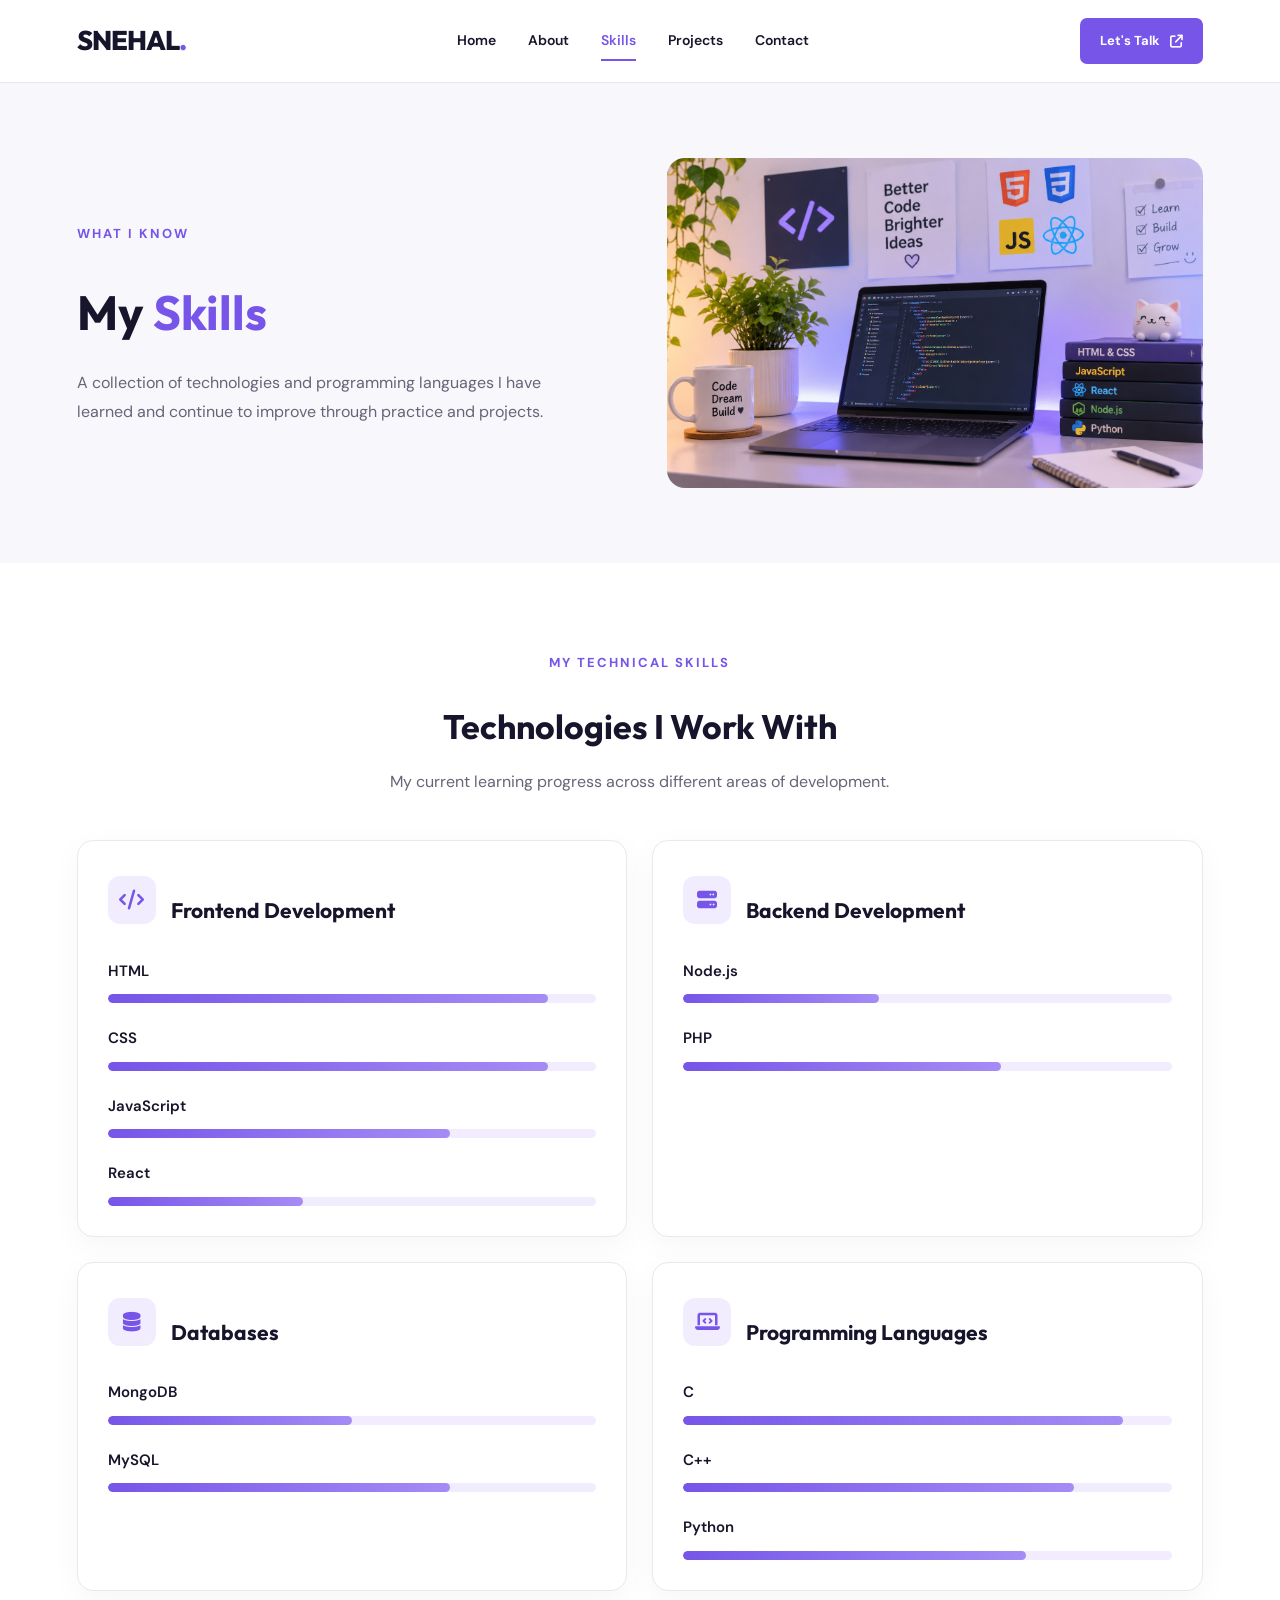
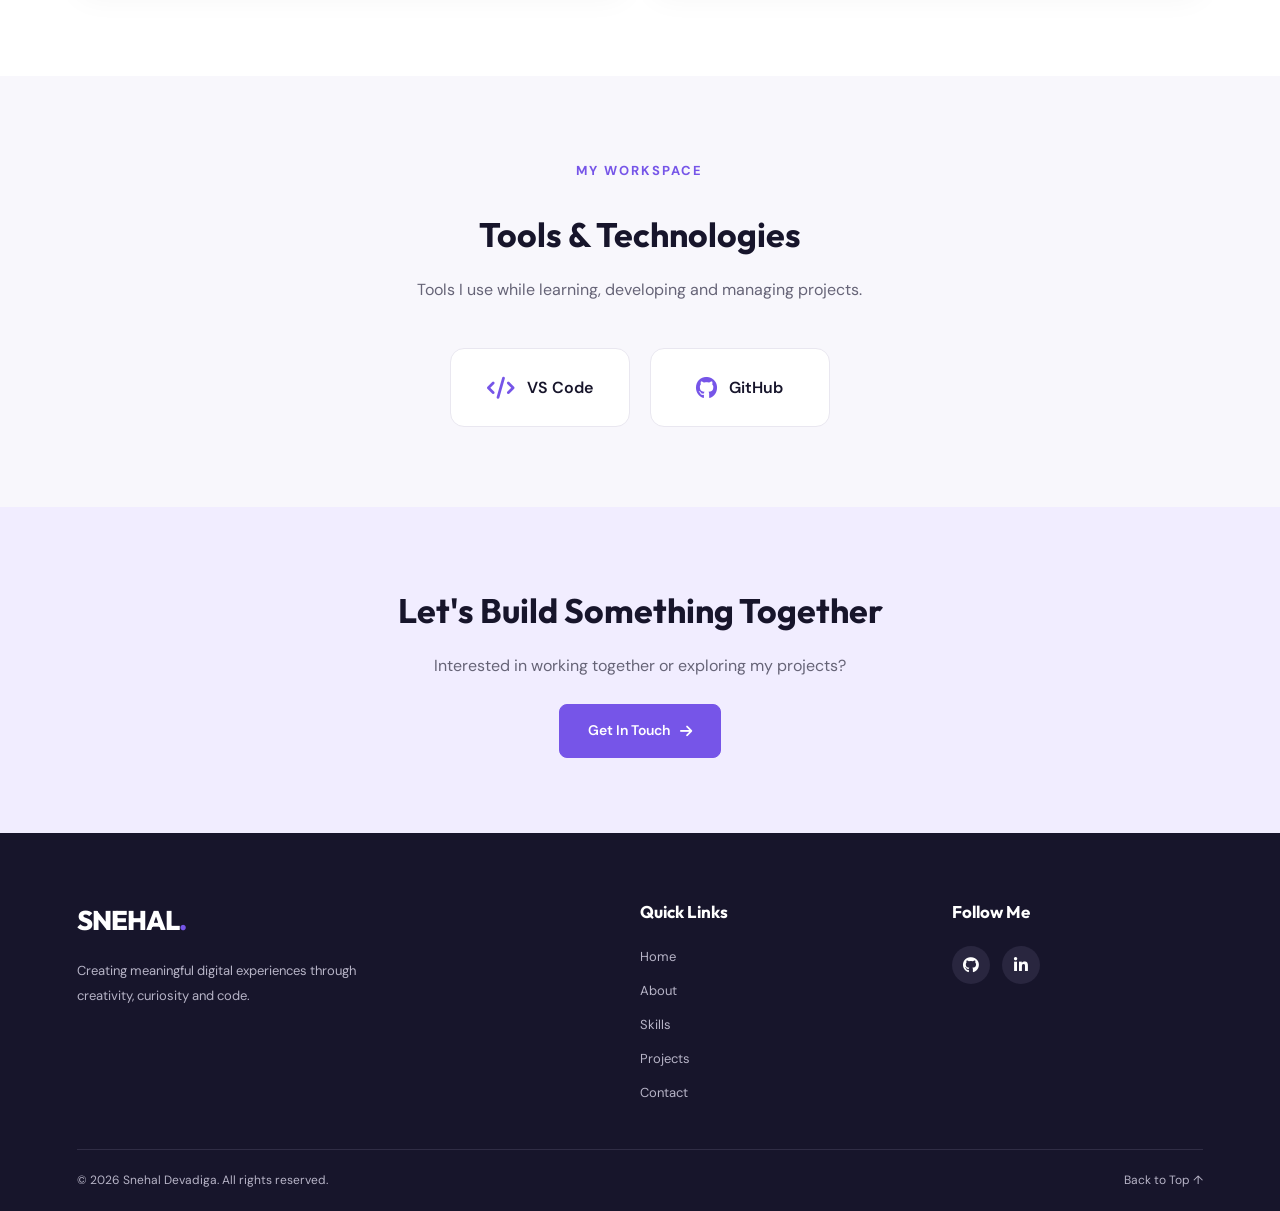
<file: skills.html>
<!DOCTYPE html>
<html lang="en">
<head>
    <meta charset="UTF-8">
    <meta name="viewport" content="width=device-width, initial-scale=1.0">
    <title>Skills | Snehal Devadiga</title>

    <link rel="stylesheet" href="style.css">

    <link rel="preconnect" href="https://fonts.googleapis.com">
    <link rel="preconnect" href="https://fonts.gstatic.com" crossorigin>
    <link href="https://fonts.googleapis.com/css2?family=DM+Sans:wght@400;500;600;700&family=Outfit:wght@400;500;600;700;800&display=swap" rel="stylesheet">

    <link rel="stylesheet" href="https://cdnjs.cloudflare.com/ajax/libs/font-awesome/6.5.0/css/all.min.css">
</head>

<body>

    <!-- Navbar -->
   <header class="navbar">
        <div class="container nav-container">

            <a href="index.html" class="logo">SNEHAL<span>.</span></a>

            <nav class="nav-links">
                <a href="index.html">Home</a>
                <a href="about.html">About</a>
                <a href="skills.html" class="active">Skills</a>
                <a href="projects.html">Projects</a>
                <a href="contact.html">Contact</a>
            </nav>

            <a href="contact.html" class="nav-button">
                Let's Talk <i class="fa-solid fa-arrow-up-right-from-square"></i>
            </a>

        </div>
    </header>
    <!-- Skills Hero -->
    <section class="skills-hero">
        <div class="container skills-hero-container">

            <div class="skills-hero-content">
                <span class="section-label">WHAT I KNOW</span>
                <h1>My <span>Skills</span></h1>
                <p>
                    A collection of technologies and programming languages
                    I have learned and continue to improve through practice
                    and projects.
                </p>
            </div>

            <div class="skills-hero-image">
    <img src="Dream, Code, Build Workspace.png"
         alt="Web developer working on coding projects">
</div>

        </div>
    </section>


    <!-- Skills Section -->
    <section class="skills-section">
        <div class="container">

            <div class="skills-heading">
                <span class="section-label">MY TECHNICAL SKILLS</span>
                <h2>Technologies I Work With</h2>
                <p>My current learning progress across different areas of development.</p>
            </div>


            <div class="skills-grid">

                <!-- Frontend -->
                <div class="skill-card">
                    <div class="skill-card-heading">
                        <div class="skill-icon">
                            <i class="fa-solid fa-code"></i>
                        </div>
                        <h3>Frontend Development</h3>
                    </div>

                    <div class="skill-item">
                        <div class="skill-info"><span>HTML</span></div>
                        <div class="progress-bar">
                            <div class="progress" style="width: 90%;"></div>
                        </div>
                    </div>

                    <div class="skill-item">
                        <div class="skill-info"><span>CSS</span></div>
                        <div class="progress-bar">
                            <div class="progress" style="width: 90%;"></div>
                        </div>
                    </div>

                    <div class="skill-item">
                        <div class="skill-info"><span>JavaScript</span></div>
                        <div class="progress-bar">
                            <div class="progress" style="width: 70%;"></div>
                        </div>
                    </div>

                    <div class="skill-item">
                        <div class="skill-info"><span>React</span></div>
                        <div class="progress-bar">
                            <div class="progress" style="width: 40%;"></div>
                        </div>
                    </div>
                </div>


                <!-- Backend -->
                <div class="skill-card">
                    <div class="skill-card-heading">
                        <div class="skill-icon">
                            <i class="fa-solid fa-server"></i>
                        </div>
                        <h3>Backend Development</h3>
                    </div>

                    <div class="skill-item">
                        <div class="skill-info"><span>Node.js</span></div>
                        <div class="progress-bar">
                            <div class="progress" style="width: 40%;"></div>
                        </div>
                    </div>

                    <div class="skill-item">
                        <div class="skill-info"><span>PHP</span></div>
                        <div class="progress-bar">
                            <div class="progress" style="width: 65%;"></div>
                        </div>
                    </div>
                </div>


                <!-- Database -->
                <div class="skill-card">
                    <div class="skill-card-heading">
                        <div class="skill-icon">
                            <i class="fa-solid fa-database"></i>
                        </div>
                        <h3>Databases</h3>
                    </div>

                    <div class="skill-item">
                        <div class="skill-info"><span>MongoDB</span></div>
                        <div class="progress-bar">
                            <div class="progress" style="width: 50%;"></div>
                        </div>
                    </div>

                    <div class="skill-item">
                        <div class="skill-info"><span>MySQL</span></div>
                        <div class="progress-bar">
                            <div class="progress" style="width: 70%;"></div>
                        </div>
                    </div>
                </div>


                <!-- Programming Languages -->
                <div class="skill-card">
                    <div class="skill-card-heading">
                        <div class="skill-icon">
                            <i class="fa-solid fa-laptop-code"></i>
                        </div>
                        <h3>Programming Languages</h3>
                    </div>

                    <div class="skill-item">
                        <div class="skill-info"><span>C</span></div>
                        <div class="progress-bar">
                            <div class="progress" style="width: 90%;"></div>
                        </div>
                    </div>

                    <div class="skill-item">
                        <div class="skill-info"><span>C++</span></div>
                        <div class="progress-bar">
                            <div class="progress" style="width: 80%;"></div>
                        </div>
                    </div>

                    <div class="skill-item">
                        <div class="skill-info"><span>Python</span></div>
                        <div class="progress-bar">
                            <div class="progress" style="width: 70%;"></div>
                        </div>
                    </div>
                </div>

            </div>
        </div>
    </section>


    <!-- Tools and Technologies -->
    <section class="tools-section">
        <div class="container">

            <div class="skills-heading">
                <span class="section-label">MY WORKSPACE</span>
                <h2>Tools & Technologies</h2>
                <p>Tools I use while learning, developing and managing projects.</p>
            </div>

            <div class="tools-grid">
                <div class="tool-item">
                    <i class="fa-solid fa-code"></i>
                    <span>VS Code</span>
                </div>

                <div class="tool-item">
                    <i class="fa-brands fa-github"></i>
                    <span>GitHub</span>
                </div>
            </div>

        </div>
    </section>


    <!-- CTA -->
    <section class="skills-cta">
        <div class="container">
            <h2>Let's Build Something Together</h2>
            <p>Interested in working together or exploring my projects?</p>
            <a href="contact.html" class="primary-button">
                Get In Touch <i class="fa-solid fa-arrow-right"></i>
            </a>
        </div>
    </section>


    <!-- Footer -->
    <footer class="footer">

        <div class="container footer-container">

            <div class="footer-top">

                <div class="footer-brand">
                    <a href="index.html" class="logo">SNEHAL<span>.</span></a>

                    <p>
                        Creating meaningful digital experiences through
                        creativity, curiosity and code.
                    </p>
                </div>

                <div class="footer-links">
                    <h3>Quick Links</h3>
                    <a href="index.html">Home</a>
                    <a href="about.html">About</a>
                    <a href="skills.html">Skills</a>
                    <a href="projects.html">Projects</a>
                    <a href="contact.html">Contact</a>
                </div>

                <div class="footer-social">
                    <h3>Follow Me</h3>

                    <div class="social-icons">
                        <a href="https://github.com/Sne05" aria-label="GitHub">
                            <i class="fa-brands fa-github"></i>
                        </a>

                        <a href="https://www.linkedin.com/in/snehal-devadiga/" aria-label="LinkedIn">
                            <i class="fa-brands fa-linkedin-in"></i>
                        </a>

                    </div>
                </div>

            </div>

            <div class="footer-bottom">
                <p>© 2026 Snehal Devadiga. All rights reserved.</p>
                <a href="skills.html">Back to Top ↑</a>
            </div>

        </div>

    </footer>

</body>
</html>
</file>
<file: style.css>
/* ==============================
   GOOGLE FONTS & ROOT VARIABLES
================================= */

:root {
    --primary: #7655e8;
    --primary-dark: #5c3bc7;
    --secondary: #f1edff;
    --dark: #17152b;
    --text: #666477;
    --light: #f8f7fc;
    --white: #ffffff;
    --border: #e9e7f0;

    --heading-font: 'Outfit', sans-serif;
    --body-font: 'DM Sans', sans-serif;
}


/* ==============================
   RESET & COMMON STYLES
================================= */

* {
    margin: 0;
    padding: 0;
    box-sizing: border-box;
}

html {
    scroll-behavior: smooth;
}

body {
    font-family: var(--body-font);
    color: var(--text);
    background: var(--white);
    line-height: 1.7;
}

a {
    text-decoration: none;
    color: inherit;
}

img {
    width: 100%;
    display: block;
    object-fit: cover;
}

button,
input,
textarea {
    font-family: inherit;
}

.container {
    width: 88%;
    max-width: 1200px;
    margin: auto;
}

.section-padding {
    padding: 100px 0;
}

.section-label {
    display: inline-block;
    color: var(--primary);
    font-size: 13px;
    font-weight: 700;
    letter-spacing: 2px;
    margin-bottom: 12px;
}

.section-title {
    font-family: var(--heading-font);
    color: var(--dark);
    font-size: 42px;
    line-height: 1.2;
    font-weight: 700;
}

.section-title span {
    color: var(--primary);
}

.section-heading {
    text-align: center;
    max-width: 650px;
    margin: 0 auto 55px;
}

.section-heading p {
    margin-top: 15px;
    color: var(--text);
}


/* ==============================
   NAVBAR
================================= */

.navbar {
    width: 100%;
    background: var(--white);
    border-bottom: 1px solid var(--border);
    position: sticky;
    top: 0;
    z-index: 100;
}

.nav-container {
    min-height: 82px;
    display: flex;
    align-items: center;
    justify-content: space-between;
    gap: 25px;
}

.logo {
    font-family: var(--heading-font);
    font-size: 27px;
    font-weight: 800;
    color: var(--dark);
    letter-spacing: -1px;
}

.logo span {
    color: var(--primary);
}

.nav-links {
    display: flex;
    align-items: center;
    gap: 32px;
}

.nav-links a {
    font-size: 14px;
    font-weight: 600;
    color: var(--dark);
    transition: 0.3s;
    position: relative;
}

.nav-links a:hover,
.nav-links a.active {
    color: var(--primary);
}

.nav-links a.active::after {
    content: "";
    width: 100%;
    height: 2px;
    background: var(--primary);
    position: absolute;
    left: 0;
    bottom: -8px;
}

.nav-button {
    display: inline-flex;
    align-items: center;
    gap: 10px;
    background: var(--primary);
    color: var(--white);
    padding: 12px 20px;
    border-radius: 7px;
    font-size: 13px;
    font-weight: 700;
    transition: 0.3s;
}

.nav-button:hover {
    background: var(--primary-dark);
    transform: translateY(-2px);
}


/* ==============================
   BUTTONS
================================= */

.primary-button,
.secondary-button {
    display: inline-flex;
    align-items: center;
    justify-content: center;
    gap: 10px;
    padding: 14px 23px;
    border-radius: 7px;
    font-size: 14px;
    font-weight: 700;
    transition: 0.3s;
    cursor: pointer;
}

.primary-button {
    background: var(--primary);
    color: var(--white);
    border: 1px solid var(--primary);
}

.primary-button:hover {
    background: var(--primary-dark);
    border-color: var(--primary-dark);
    transform: translateY(-3px);
    box-shadow: 0 8px 20px rgba(118, 85, 232, 0.2);
}

.secondary-button {
    background: var(--white);
    color: var(--dark);
    border: 1px solid var(--border);
}

.secondary-button:hover {
    border-color: var(--primary);
    color: var(--primary);
    transform: translateY(-3px);
}

.text-link {
    display: inline-flex;
    align-items: center;
    gap: 10px;
    color: var(--primary);
    font-size: 14px;
    font-weight: 700;
    margin-top: 25px;
    transition: 0.3s;
}

.text-link:hover {
    gap: 16px;
}


/* ==============================
   HERO SECTION
================================= */

.hero {
    background: var(--light);
    overflow: hidden;
    padding: 90px 0 110px;
}

.hero-container {
    display: flex;
    align-items: center;
    justify-content: space-between;
    gap: 60px;
}

.hero-content {
    flex: 1;
}

.hero-tag {
    display: inline-flex;
    align-items: center;
    gap: 10px;
    background: var(--secondary);
    color: var(--primary);
    padding: 9px 15px;
    border-radius: 30px;
    font-size: 11px;
    font-weight: 700;
    letter-spacing: 1.5px;
    margin-bottom: 25px;
}

.status-dot {
    width: 8px;
    height: 8px;
    background: #34b987;
    border-radius: 50%;
}

.hero-content h1 {
    font-family: var(--heading-font);
    color: var(--dark);
    font-size: clamp(45px, 6vw, 68px);
    line-height: 1.12;
    font-weight: 800;
    letter-spacing: -2px;
}

.hero-content h1 span {
    color: var(--primary);
}

.hero-content h2 {
    font-family: var(--heading-font);
    color: var(--dark);
    font-size: 25px;
    margin-top: 15px;
    font-weight: 600;
}

.hero-content > p {
    max-width: 490px;
    margin-top: 17px;
    font-size: 15px;
    line-height: 1.9;
}

.hero-buttons {
    display: flex;
    flex-wrap: wrap;
    gap: 15px;
    margin-top: 30px;
}

.hero-social {
    display: flex;
    align-items: center;
    gap: 17px;
    margin-top: 45px;
}

.hero-social > span {
    color: var(--dark);
    font-size: 11px;
    font-weight: 700;
    letter-spacing: 1px;
}

.hero-social a {
    width: 35px;
    height: 35px;
    display: grid;
    place-items: center;
    color: var(--dark);
    background: var(--white);
    border: 1px solid var(--border);
    border-radius: 50%;
    transition: 0.3s;
}

.hero-social a:hover {
    background: var(--primary);
    color: var(--white);
    border-color: var(--primary);
    transform: translateY(-4px);
}


/* Hero Image */

.hero-image-area {
    flex: 0 0 42%;
    max-width: 440px;
    position: relative;
    padding: 20px;
}

.hero-image {
    height: 490px;
    position: relative;
    z-index: 2;
    border-radius: 220px 220px 20px 20px;
    overflow: hidden;
    background: var(--secondary);
    border: 8px solid var(--white);
    box-shadow: 0 20px 50px rgba(23, 21, 43, 0.1);
}

.hero-image img {
    height: 100%;
    object-position: center top;
}

.image-decoration {
    position: absolute;
    border-radius: 50%;
    background: var(--primary);
    opacity: 0.12;
}

.decoration-one {
    width: 130px;
    height: 130px;
    top: 0;
    right: 0;
}

.decoration-two {
    width: 90px;
    height: 90px;
    bottom: 0;
    left: 0;
}

.floating-card {
    position: absolute;
    z-index: 3;
    left: -40px;
    bottom: 60px;
    display: flex;
    align-items: center;
    gap: 13px;
    background: var(--white);
    padding: 15px 20px;
    border-radius: 12px;
    box-shadow: 0 10px 35px rgba(23, 21, 43, 0.12);
}

.floating-icon {
    width: 42px;
    height: 42px;
    display: grid;
    place-items: center;
    border-radius: 10px;
    color: var(--primary);
    background: var(--secondary);
    font-size: 19px;
}

.floating-card h4 {
    color: var(--dark);
    font-size: 13px;
}

.floating-card p {
    font-size: 11px;
}


/* ==============================
   ABOUT SECTION
================================= */

.about-container {
    display: grid;
    grid-template-columns: 0.85fr 1.15fr;
    align-items: center;
    gap: 75px;
}

.about-image {
    height: 440px;
    position: relative;
    border-radius: 15px;
    overflow: hidden;
    background: var(--secondary);
}

.about-image img {
    height: 100%;
    object-position: center top;
}

.about-image-label {
    position: absolute;
    bottom: 20px;
    left: 20px;
    right: 20px;
    display: flex;
    align-items: center;
    gap: 12px;
    padding: 15px;
    background: rgba(255, 255, 255, 0.95);
    color: var(--dark);
    border-radius: 8px;
    font-size: 13px;
    font-weight: 700;
}

.about-image-label i {
    color: var(--primary);
    font-size: 20px;
}

.about-content > p {
    margin-top: 18px;
    font-size: 14px;
    line-height: 1.9;
}

.about-details {
    display: grid;
    grid-template-columns: 1fr 1fr;
    gap: 22px;
    margin-top: 28px;
}

.detail-item {
    display: flex;
    align-items: center;
    gap: 12px;
}

.detail-item > i {
    width: 40px;
    height: 40px;
    display: grid;
    place-items: center;
    background: var(--secondary);
    color: var(--primary);
    border-radius: 8px;
}

.detail-item div {
    display: flex;
    flex-direction: column;
}

.detail-item span {
    font-size: 11px;
}

.detail-item strong {
    font-size: 12px;
    color: var(--dark);
}


/* ==============================
   SKILLS SECTION
================================= */

.skills-section {
    background: var(--light);
}

.skills-grid {
    display: grid;
    grid-template-columns: repeat(4, 1fr);
    gap: 22px;
}

.skill-card {
    background: var(--white);
    padding: 27px 23px;
    border: 1px solid var(--border);
    border-radius: 12px;
    transition: 0.3s;
}

.skill-card:hover {
    transform: translateY(-8px);
    border-color: var(--primary);
    box-shadow: 0 15px 35px rgba(23, 21, 43, 0.07);
}

.skill-top {
    display: flex;
    align-items: center;
    justify-content: space-between;
}

.skill-icon {
    width: 50px;
    height: 50px;
    display: grid;
    place-items: center;
    border-radius: 10px;
    font-size: 26px;
}

.html-icon {
    color: #e65b36;
    background: #fff0e9;
}

.css-icon {
    color: #2879d0;
    background: #eaf3ff;
}

.js-icon {
    color: #b99a00;
    background: #fff9d9;
}

.react-icon {
    color: #27a7c7;
    background: #e5faff;
}

.skill-number {
    color: #c9c6d5;
    font-size: 13px;
    font-weight: 700;
}

.skill-card h3 {
    font-family: var(--heading-font);
    color: var(--dark);
    font-size: 20px;
    margin-top: 22px;
}

.skill-card > p {
    min-height: 55px;
    margin-top: 8px;
    font-size: 12px;
}

.progress-info {
    display: flex;
    justify-content: space-between;
    margin-top: 25px;
    font-size: 11px;
    font-weight: 700;
}

.progress-info span:last-child {
    color: var(--primary);
}

.progress-bar {
    width: 100%;
    height: 7px;
    background: #eeeaf8;
    border-radius: 20px;
    overflow: hidden;
    margin-top: 9px;
}

.progress-fill {
    height: 100%;
    background: var(--primary);
    border-radius: 20px;
}

.html-progress {
    width: 90%;
}

.css-progress {
    width: 80%;
}

.js-progress {
    width: 55%;
}

.react-progress {
    width: 35%;
}

.center-button {
    display: flex;
    justify-content: center;
    margin-top: 45px;
}


/* ==============================
   PROJECTS SECTION
================================= */

.projects-grid {
    display: grid;
    grid-template-columns: repeat(3, 1fr);
    gap: 25px;
}

.project-card {
    background: var(--white);
    border: 1px solid var(--border);
    border-radius: 12px;
    overflow: hidden;
    transition: 0.3s;
}

.project-card:hover {
    transform: translateY(-8px);
    box-shadow: 0 15px 35px rgba(23, 21, 43, 0.1);
}

.project-image {
    height: 220px;
    position: relative;
    overflow: hidden;
    background: var(--secondary);
}

.project-image img {
    height: 100%;
    transition: 0.5s;
}

.project-card:hover .project-image img {
    transform: scale(1.07);
}

.project-category {
    position: absolute;
    left: 15px;
    bottom: 15px;
    padding: 7px 12px;
    color: var(--primary);
    background: var(--white);
    border-radius: 5px;
    font-size: 9px;
    font-weight: 700;
    letter-spacing: 1px;
}

.project-info {
    padding: 23px;
}

.project-info h3 {
    color: var(--dark);
    font-family: var(--heading-font);
    font-size: 21px;
}

.project-info > p {
    margin-top: 10px;
    font-size: 13px;
    line-height: 1.8;
}

.project-tech {
    display: flex;
    flex-wrap: wrap;
    gap: 8px;
    margin-top: 20px;
}

.project-tech span {
    background: var(--secondary);
    color: var(--primary-dark);
    padding: 5px 10px;
    border-radius: 5px;
    font-size: 10px;
    font-weight: 700;
}

.project-link {
    display: inline-flex;
    align-items: center;
    gap: 9px;
    margin-top: 23px;
    color: var(--primary);
    font-size: 13px;
    font-weight: 700;
}


/* ==============================
   CONTACT SECTION
================================= */

.contact-section {
    background: var(--light);
}

.contact-container {
    display: grid;
    grid-template-columns: 1fr 1fr;
    gap: 70px;
    align-items: center;
}

.contact-content > p {
    max-width: 480px;
    margin-top: 20px;
    font-size: 14px;
    line-height: 1.9;
}

.contact-detail {
    display: flex;
    align-items: center;
    gap: 15px;
    margin-top: 28px;
}

.contact-icon {
    width: 48px;
    height: 48px;
    display: grid;
    place-items: center;
    color: var(--primary);
    background: var(--secondary);
    border-radius: 10px;
    font-size: 19px;
}

.contact-detail div:last-child {
    display: flex;
    flex-direction: column;
}

.contact-detail span {
    font-size: 12px;
}

.contact-detail a,
.contact-detail strong {
    color: var(--dark);
    font-size: 13px;
    font-weight: 700;
}

.contact-form {
    background: var(--white);
    padding: 35px;
    border: 1px solid var(--border);
    border-radius: 14px;
    box-shadow: 0 10px 35px rgba(23, 21, 43, 0.04);
}

.contact-form h3 {
    color: var(--dark);
    font-family: var(--heading-font);
    font-size: 24px;
}

.contact-form > p {
    margin-top: 5px;
    font-size: 13px;
}

.form-group {
    margin-top: 20px;
}

.form-group label {
    display: block;
    color: var(--dark);
    font-size: 12px;
    font-weight: 700;
    margin-bottom: 8px;
}

.form-group input,
.form-group textarea {
    width: 100%;
    padding: 13px 15px;
    border: 1px solid var(--border);
    border-radius: 7px;
    outline: none;
    font-size: 13px;
    background: #fcfbff;
    color: var(--dark);
    transition: 0.3s;
}

.form-group input:focus,
.form-group textarea:focus {
    border-color: var(--primary);
    background: var(--white);
}

.form-group textarea {
    resize: vertical;
}

.form-button {
    width: 100%;
    margin-top: 22px;
}


/* ==============================
   FOOTER
================================= */

.footer {
    background: var(--dark);
    color: #b7b4c7;
    padding: 65px 0 20px;
}

.footer-top {
    display: grid;
    grid-template-columns: 2fr 1fr 1fr;
    gap: 60px;
    padding-bottom: 45px;
}

.footer .logo {
    color: var(--white);
}

.footer-brand p {
    max-width: 330px;
    margin-top: 15px;
    font-size: 13px;
    line-height: 1.9;
}

.footer-links,
.footer-social {
    display: flex;
    flex-direction: column;
    gap: 12px;
}

.footer-links h3,
.footer-social h3 {
    color: var(--white);
    font-family: var(--heading-font);
    font-size: 17px;
    margin-bottom: 7px;
}

.footer-links a {
    width: fit-content;
    font-size: 13px;
    transition: 0.3s;
}

.footer-links a:hover {
    color: var(--primary);
    padding-left: 5px;
}

.social-icons {
    display: flex;
    gap: 12px;
}

.social-icons a {
    width: 38px;
    height: 38px;
    display: grid;
    place-items: center;
    color: var(--white);
    background: #29263f;
    border-radius: 50%;
    transition: 0.3s;
}

.social-icons a:hover {
    background: var(--primary);
    transform: translateY(-4px);
}

.footer-bottom {
    display: flex;
    align-items: center;
    justify-content: space-between;
    gap: 20px;
    border-top: 1px solid #302d45;
    padding-top: 20px;
    font-size: 12px;
}

.footer-bottom a:hover {
    color: var(--white);
}


/* ==============================
   RESPONSIVE DESIGN
================================= */

@media (max-width: 1000px) {

    .nav-links {
        gap: 18px;
    }

    .hero-container {
        gap: 30px;
    }

    .hero-image {
        height: 420px;
    }

    .skills-grid {
        grid-template-columns: repeat(2, 1fr);
    }

    .projects-grid {
        grid-template-columns: repeat(2, 1fr);
    }

    .about-container {
        gap: 40px;
    }
}


@media (max-width: 768px) {

    .section-padding {
        padding: 75px 0;
    }

    .nav-container {
        flex-wrap: wrap;
        padding: 15px 0;
        justify-content: center;
    }

    .logo {
        margin-right: auto;
    }

    .nav-links {
        order: 3;
        width: 100%;
        justify-content: center;
        flex-wrap: wrap;
        gap: 20px;
        padding-top: 10px;
    }

    .nav-button {
        padding: 10px 14px;
    }

    .hero {
        padding: 65px 0 85px;
    }

    .hero-container {
        flex-direction: column;
        text-align: center;
    }

    .hero-content > p {
        margin-left: auto;
        margin-right: auto;
    }

    .hero-buttons,
    .hero-social {
        justify-content: center;
    }

    .hero-image-area {
        width: 80%;
        flex-basis: auto;
        margin-top: 20px;
    }

    .hero-image {
        height: 420px;
    }

    .floating-card {
        left: -25px;
    }

    .about-container {
        grid-template-columns: 1fr;
    }

    .about-image {
        max-width: 450px;
        width: 100%;
        margin: auto;
    }

    .contact-container {
        grid-template-columns: 1fr;
        gap: 40px;
    }

    .footer-top {
        grid-template-columns: 1fr 1fr;
        gap: 35px;
    }

    .footer-brand {
        grid-column: 1 / -1;
    }

}


@media (max-width: 550px) {

    .container {
        width: 90%;
    }

    .section-title {
        font-size: 33px;
    }

    .hero-content h1 {
        font-size: 47px;
    }

    .hero-content h2 {
        font-size: 21px;
    }

    .hero-image-area {
        width: 100%;
    }

    .hero-image {
        height: 370px;
    }

    .floating-card {
        left: -5px;
        bottom: 35px;
        padding: 12px;
    }

    .floating-card h4 {
        font-size: 11px;
    }

    .floating-card p {
        font-size: 10px;
    }

    .about-details {
        grid-template-columns: 1fr;
    }

    .skills-grid,
    .projects-grid {
        grid-template-columns: 1fr;
    }

    .skill-card {
        padding: 25px;
    }

    .project-image {
        height: 210px;
    }

    .contact-form {
        padding: 23px 18px;
    }

    .footer-top {
        grid-template-columns: 1fr;
        gap: 30px;
    }

    .footer-brand {
        grid-column: auto;
    }

    .footer-bottom {
        flex-direction: column;
        align-items: flex-start;
    }

}

/* ==============================
   ABOUT OPENING SECTION
================================= */

.about-opening {
    background: var(--light);
    padding: 75px 0;
    overflow: hidden;
}

.about-opening-container {
    display: grid;
    grid-template-columns: 1fr 1fr;
    align-items: center;
    gap: 60px;
}

.about-opening-content h1 {
    font-family: var(--heading-font);
    color: var(--dark);
    font-size: clamp(40px, 5vw, 58px);
    line-height: 1.15;
    margin-bottom: 20px;
}

.about-opening-content h1 span {
    color: var(--primary);
}

.about-opening-content p {
    max-width: 490px;
    font-size: 15px;
    line-height: 1.9;
    margin-bottom: 28px;
}

.about-opening-image {
    height: 350px;
    position: relative;
    border-radius: 18px;
    overflow: hidden;
    box-shadow: 0 15px 40px rgba(23, 21, 43, 0.12);
}

.about-opening-image img {
    width: 100%;
    height: 100%;
    object-fit: cover;
}

.opening-image-caption {
    position: absolute;
    bottom: 18px;
    left: 18px;
    right: 18px;
    display: flex;
    align-items: center;
    gap: 12px;
    padding: 15px 18px;
    background: rgba(255, 255, 255, 0.95);
    color: var(--dark);
    border-radius: 9px;
    font-size: 13px;
    font-weight: 700;
}

.opening-image-caption i {
    color: var(--primary);
    font-size: 20px;
}


/* ==============================
   EDUCATION SECTION
================================= */

.education-grade {
    display: inline-flex;
    align-items: center;
    gap: 8px;
    background: var(--secondary);
    color: var(--primary-dark);
    padding: 8px 13px;
    margin-top: 15px;
    border-radius: 6px;
    font-size: 13px;
    font-weight: 700;
}

.education-grade i {
    color: var(--primary);
}


/* ==============================
   LEARNING TODAY IMAGE PANEL
================================= */

.qualities-visual {
    min-height: 390px;
    position: relative;
    border-radius: 16px;
    overflow: hidden;
    background: var(--dark);
    box-shadow: 0 15px 40px rgba(23, 21, 43, 0.12);
}

.qualities-visual > img {
    position: absolute;
    inset: 0;
    width: 100%;
    height: 100%;
    object-fit: cover;
}

.qualities-visual::after {
    content: "";
    position: absolute;
    inset: 0;
    background: linear-gradient(
        0deg,
        rgba(23, 21, 43, 0.92),
        rgba(23, 21, 43, 0.08)
    );
}

.qualities-visual-overlay {
    position: absolute;
    z-index: 2;
    bottom: 0;
    left: 0;
    right: 0;
    padding: 30px;
    color: var(--white);
}

.quality-visual-icon {
    width: 52px;
    height: 52px;
    display: grid;
    place-items: center;
    background: var(--primary);
    color: var(--white);
    border-radius: 11px;
    font-size: 22px;
    margin-bottom: 18px;
}

.qualities-visual-overlay h3 {
    font-family: var(--heading-font);
    font-size: 25px;
    line-height: 1.3;
    margin-bottom: 10px;
}

.qualities-visual-overlay p {
    font-size: 13px;
    line-height: 1.8;
    color: #eeeeF5;
}


/* ==============================
   ABOUT PAGE RESPONSIVE
================================= */

@media (max-width: 768px) {

    .about-opening {
        padding: 55px 0;
    }

    .about-opening-container {
        grid-template-columns: 1fr;
        gap: 35px;
    }

    .about-opening-content {
        text-align: center;
    }

    .about-opening-content p {
        margin-left: auto;
        margin-right: auto;
    }

    .about-opening-image {
        height: 300px;
    }

    .qualities-visual {
        min-height: 350px;
    }

}

@media (max-width: 550px) {

    .about-opening-content h1 {
        font-size: 40px;
    }

    .about-opening-image {
        height: 250px;
    }

    .qualities-visual {
        min-height: 320px;
    }

    .qualities-visual-overlay {
        padding: 22px;
    }

    .qualities-visual-overlay h3 {
        font-size: 21px;
    }

}

/* ==============================
   ABOUT OPENING SECTION
================================= */

.about-opening {
    background: var(--light);
    padding: 75px 0;
    overflow: hidden;
}

.about-opening-container {
    display: grid;
    grid-template-columns: 1fr 1fr;
    align-items: center;
    gap: 60px;
}

.about-opening-content h1 {
    font-family: var(--heading-font);
    color: var(--dark);
    font-size: clamp(40px, 5vw, 58px);
    line-height: 1.15;
    margin-bottom: 20px;
}

.about-opening-content h1 span {
    color: var(--primary);
}

.about-opening-content p {
    max-width: 490px;
    font-size: 15px;
    line-height: 1.9;
    margin-bottom: 28px;
}

.about-opening-image {
    height: 350px;
    position: relative;
    border-radius: 18px;
    overflow: hidden;
    box-shadow: 0 15px 40px rgba(23, 21, 43, 0.12);
}

.about-opening-image img {
    width: 100%;
    height: 100%;
    object-fit: cover;
}

.opening-image-caption {
    position: absolute;
    bottom: 18px;
    left: 18px;
    right: 18px;
    display: flex;
    align-items: center;
    gap: 12px;
    padding: 15px 18px;
    background: rgba(255, 255, 255, 0.95);
    color: var(--dark);
    border-radius: 9px;
    font-size: 13px;
    font-weight: 700;
}

.opening-image-caption i {
    color: var(--primary);
    font-size: 20px;
}


/* ==============================
   EDUCATION SECTION
================================= */

.education-grade {
    display: inline-flex;
    align-items: center;
    gap: 8px;
    background: var(--secondary);
    color: var(--primary-dark);
    padding: 8px 13px;
    margin-top: 15px;
    border-radius: 6px;
    font-size: 13px;
    font-weight: 700;
}

.education-grade i {
    color: var(--primary);
}


/* ==============================
   LEARNING TODAY IMAGE PANEL
================================= */

.qualities-visual {
    min-height: 390px;
    position: relative;
    border-radius: 16px;
    overflow: hidden;
    background: var(--dark);
    box-shadow: 0 15px 40px rgba(23, 21, 43, 0.12);
}

.qualities-visual > img {
    position: absolute;
    inset: 0;
    width: 100%;
    height: 100%;
    object-fit: cover;
}

.qualities-visual::after {
    content: "";
    position: absolute;
    inset: 0;
    background: linear-gradient(
        0deg,
        rgba(23, 21, 43, 0.92),
        rgba(23, 21, 43, 0.08)
    );
}

.qualities-visual-overlay {
    position: absolute;
    z-index: 2;
    bottom: 0;
    left: 0;
    right: 0;
    padding: 30px;
    color: var(--white);
}

.quality-visual-icon {
    width: 52px;
    height: 52px;
    display: grid;
    place-items: center;
    background: var(--primary);
    color: var(--white);
    border-radius: 11px;
    font-size: 22px;
    margin-bottom: 18px;
}

.qualities-visual-overlay h3 {
    font-family: var(--heading-font);
    font-size: 25px;
    line-height: 1.3;
    margin-bottom: 10px;
}

.qualities-visual-overlay p {
    font-size: 13px;
    line-height: 1.8;
    color: #eeeeF5;
}


/* ==============================
   ABOUT PAGE RESPONSIVE
================================= */

@media (max-width: 768px) {

    .about-opening {
        padding: 55px 0;
    }

    .about-opening-container {
        grid-template-columns: 1fr;
        gap: 35px;
    }

    .about-opening-content {
        text-align: center;
    }

    .about-opening-content p {
        margin-left: auto;
        margin-right: auto;
    }

    .about-opening-image {
        height: 300px;
    }

    .qualities-visual {
        min-height: 350px;
    }

}

@media (max-width: 550px) {

    .about-opening-content h1 {
        font-size: 40px;
    }

    .about-opening-image {
        height: 250px;
    }

    .qualities-visual {
        min-height: 320px;
    }

    .qualities-visual-overlay {
        padding: 22px;
    }

    .qualities-visual-overlay h3 {
        font-size: 21px;
    }
}

/* =========================================
   ABOUT PAGE - MAIN STYLING
========================================= */

.about-opening {
    padding: 80px 0;
    background: var(--light);
}

.about-opening-container {
    display: grid;
    grid-template-columns: 1fr 1fr;
    align-items: center;
    gap: 60px;
}

.about-opening-content h1 {
    font-family: var(--heading-font);
    font-size: 58px;
    font-weight: 700;
    color: var(--dark);
    margin: 15px 0;
}

.about-opening-content h1 span {
    color: var(--primary);
}

.about-opening-content p {
    color: var(--text);
    font-size: 17px;
    line-height: 1.8;
    max-width: 480px;
}

.about-opening-image {
    height: 350px;
    border-radius: 20px;
    overflow: hidden;
}

.about-opening-image img {
    width: 100%;
    height: 100%;
    object-fit: cover;
    display: block;
}


/* =========================================
   ABOUT INTRODUCTION SECTION
========================================= */

.about-page-intro {
    background: var(--white);
}

.about-page-grid {
    display: grid;
    grid-template-columns: 0.85fr 1.15fr;
    align-items: center;
    gap: 70px;
}

.about-page-image {
    position: relative;
    max-width: 430px;
}

.about-page-image img {
    width: 100%;
    height: 500px;
    object-fit: cover;
    border-radius: 20px;
    display: block;
}

.about-experience-card {
    position: absolute;
    bottom: 25px;
    right: -30px;
    display: flex;
    align-items: center;
    gap: 15px;
    padding: 18px 22px;
    background: var(--white);
    border-radius: 12px;
    box-shadow: 0 8px 30px rgba(0, 0, 0, 0.10);
}

.about-experience-card i {
    width: 45px;
    height: 45px;
    display: flex;
    align-items: center;
    justify-content: center;
    background: var(--secondary);
    color: var(--primary);
    border-radius: 10px;
    font-size: 20px;
}

.about-experience-card div {
    display: flex;
    flex-direction: column;
    gap: 4px;
}

.about-experience-card strong {
    color: var(--dark);
    font-family: var(--heading-font);
    font-size: 15px;
}

.about-experience-card span {
    color: var(--text);
    font-size: 12px;
}

.about-page-content .section-title {
    margin: 15px 0 20px;
}

.about-page-content p {
    color: var(--text);
    font-size: 15px;
    line-height: 1.9;
    margin-bottom: 15px;
}

.about-page-info {
    display: grid;
    grid-template-columns: 1fr 1fr;
    gap: 20px;
    margin: 28px 0;
}

.about-info-item {
    display: flex;
    flex-direction: column;
    gap: 6px;
}

.about-info-item span {
    color: var(--text);
    font-size: 13px;
}

.about-info-item strong {
    color: var(--dark);
    font-size: 14px;
    font-weight: 600;
}


/* =========================================
   EDUCATION / JOURNEY SECTION
========================================= */

.journey-section {
    background: var(--light);
}

.journey-content {
    position: relative;
    max-width: 850px;
    margin: 60px auto 0;
}

.journey-line {
    position: absolute;
    top: 0;
    bottom: 0;
    left: 27px;
    width: 2px;
    background: var(--border);
}

.journey-item {
    position: relative;
    display: grid;
    grid-template-columns: 55px 1fr;
    gap: 25px;
    margin-bottom: 35px;
}

.journey-item:last-child {
    margin-bottom: 0;
}

.journey-marker {
    position: relative;
    z-index: 1;
    width: 55px;
    height: 55px;
    display: flex;
    align-items: center;
    justify-content: center;
    background: var(--white);
    border: 2px solid var(--primary);
    border-radius: 50%;
    color: var(--primary);
    font-size: 20px;
}

.journey-card {
    background: var(--white);
    padding: 28px 30px;
    border: 1px solid var(--border);
    border-radius: 15px;
    box-shadow: 0 5px 20px rgba(0, 0, 0, 0.03);
    transition: transform 0.3s ease, box-shadow 0.3s ease;
}

.journey-card:hover {
    transform: translateY(-5px);
    box-shadow: 0 10px 30px rgba(0, 0, 0, 0.07);
}

.journey-date {
    display: inline-block;
    color: var(--primary);
    background: var(--secondary);
    padding: 7px 13px;
    border-radius: 5px;
    font-size: 12px;
    font-weight: 700;
    letter-spacing: 0.5px;
    margin-bottom: 14px;
}

.journey-card h3 {
    font-family: var(--heading-font);
    color: var(--dark);
    font-size: 21px;
    margin-bottom: 8px;
}

.journey-card h4 {
    color: var(--primary);
    font-size: 14px;
    font-weight: 600;
    margin-bottom: 12px;
}

.journey-card p {
    color: var(--text);
    font-size: 14px;
    line-height: 1.8;
}

.education-grade {
    display: inline-block;
    margin-top: 12px;
    color: var(--primary);
    font-size: 15px;
    font-weight: 700;
}


/* =========================================
   WHAT I ENJOY SECTION
========================================= */

.what-i-do-section {
    background: var(--white);
}

.enjoy-grid {
    display: grid;
    grid-template-columns: repeat(4, 1fr);
    gap: 22px;
    margin-top: 50px;
}

.enjoy-card {
    background: var(--light);
    border: 1px solid var(--border);
    border-radius: 15px;
    padding: 30px 22px;
    transition: transform 0.3s ease, box-shadow 0.3s ease;
}

.enjoy-card:hover {
    transform: translateY(-7px);
    box-shadow: 0 12px 30px rgba(0, 0, 0, 0.07);
}

.enjoy-icon {
    width: 55px;
    height: 55px;
    display: flex;
    align-items: center;
    justify-content: center;
    background: var(--secondary);
    color: var(--primary);
    border-radius: 12px;
    font-size: 23px;
    margin-bottom: 22px;
}

.enjoy-card h3 {
    font-family: var(--heading-font);
    color: var(--dark);
    font-size: 18px;
    margin-bottom: 12px;
}

.enjoy-card p {
    color: var(--text);
    font-size: 14px;
    line-height: 1.8;
}


/* =========================================
   PERSONAL QUALITIES SECTION
========================================= */

.qualities-section {
    background: var(--light);
}

.qualities-container {
    display: grid;
    grid-template-columns: 1fr 1fr;
    align-items: center;
    gap: 65px;
}

.qualities-content .section-title {
    margin: 15px 0 20px;
}

.qualities-content p {
    color: var(--text);
    font-size: 15px;
    line-height: 1.9;
    margin-bottom: 25px;
}

.quality-list {
    display: grid;
    grid-template-columns: 1fr 1fr;
    gap: 18px;
}

.quality-item {
    display: flex;
    align-items: center;
    gap: 10px;
    color: var(--dark);
    font-size: 14px;
    font-weight: 600;
}

.quality-item i {
    color: var(--primary);
    font-size: 17px;
}

.qualities-visual {
    position: relative;
    min-height: 400px;
    border-radius: 20px;
    overflow: hidden;
}

.qualities-visual img {
    width: 100%;
    height: 100%;
    min-height: 400px;
    object-fit: cover;
    display: block;
}

.qualities-visual-overlay {
    position: absolute;
    inset: 0;
    display: flex;
    flex-direction: column;
    align-items: center;
    justify-content: center;
    text-align: center;
    padding: 25px;
    background: linear-gradient(
        to top,
        rgba(23, 21, 43, 0.85),
        rgba(23, 21, 43, 0.15)
    );
    color: var(--white);
}

.qualities-visual-overlay i {
    font-size: 42px;
    margin-bottom: 20px;
    color: var(--white);
}

.qualities-visual-overlay h3 {
    font-family: var(--heading-font);
    font-size: 27px;
    margin: 4px 0;
}


/* =========================================
   ABOUT CTA SECTION
========================================= */

.about-page-cta {
    padding: 85px 0;
    background: var(--primary);
    text-align: center;
}

.about-cta-content {
    max-width: 750px;
    margin: 0 auto;
}

.about-cta-content > span {
    display: inline-block;
    color: rgba(255, 255, 255, 0.8);
    font-size: 13px;
    font-weight: 700;
    letter-spacing: 2px;
    margin-bottom: 15px;
}

.about-cta-content h2 {
    font-family: var(--heading-font);
    color: var(--white);
    font-size: 38px;
    margin-bottom: 18px;
}

.about-cta-content p {
    color: rgba(255, 255, 255, 0.85);
    font-size: 15px;
    line-height: 1.8;
    margin-bottom: 28px;
}

.cta-button {
    display: inline-flex;
    align-items: center;
    gap: 12px;
    padding: 14px 25px;
    background: var(--white);
    color: var(--primary);
    border-radius: 7px;
    font-size: 14px;
    font-weight: 700;
    text-decoration: none;
    transition: 0.3s ease;
}

.cta-button:hover {
    background: var(--dark);
    color: var(--white);
    transform: translateY(-3px);
}


/* =========================================
   RESPONSIVE DESIGN - TABLETS
========================================= */

@media (max-width: 992px) {

    .about-opening-container {
        gap: 35px;
    }

    .about-page-grid {
        gap: 45px;
    }

    .enjoy-grid {
        grid-template-columns: repeat(2, 1fr);
    }

    .qualities-container {
        gap: 35px;
    }

}


/* =========================================
   RESPONSIVE DESIGN - MOBILE
========================================= */

@media (max-width: 768px) {

    .about-opening {
        padding: 55px 0;
    }

    .about-opening-container {
        grid-template-columns: 1fr;
        gap: 30px;
    }

    .about-opening-content h1 {
        font-size: 42px;
    }

    .about-opening-content p {
        font-size: 15px;
    }

    .about-opening-image {
        height: 260px;
    }


    .about-page-grid {
        grid-template-columns: 1fr;
        gap: 45px;
    }

    .about-page-image {
        max-width: 100%;
    }

    .about-page-image img {
        height: 400px;
    }

    .about-experience-card {
        right: 15px;
        bottom: 15px;
    }


    .journey-content {
        margin-top: 40px;
    }

    .journey-item {
        grid-template-columns: 45px 1fr;
        gap: 15px;
    }

    .journey-line {
        left: 21px;
    }

    .journey-marker {
        width: 45px;
        height: 45px;
        font-size: 17px;
    }

    .journey-card {
        padding: 22px;
    }

    .journey-card h3 {
        font-size: 18px;
    }


    .qualities-container {
        grid-template-columns: 1fr;
        gap: 35px;
    }

    .qualities-visual,
    .qualities-visual img {
        min-height: 320px;
    }

    .qualities-visual-overlay h3 {
        font-size: 23px;
    }

}


/* =========================================
   RESPONSIVE DESIGN - SMALL MOBILE
========================================= */

@media (max-width: 480px) {

    .about-opening-content h1 {
        font-size: 36px;
    }

    .about-opening-image {
        height: 220px;
    }

    .about-page-image img {
        height: 350px;
    }

    .about-page-info {
        grid-template-columns: 1fr;
        gap: 15px;
    }

    .enjoy-grid {
        grid-template-columns: 1fr;
    }

    .enjoy-card {
        padding: 25px;
    }

    .journey-item {
        grid-template-columns: 38px 1fr;
        gap: 12px;
    }

    .journey-line {
        left: 18px;
    }

    .journey-marker {
        width: 38px;
        height: 38px;
        font-size: 15px;
    }

    .journey-card {
        padding: 18px;
    }

    .journey-card h3 {
        font-size: 17px;
    }

    .journey-card h4 {
        font-size: 13px;
    }

    .quality-list {
        grid-template-columns: 1fr;
    }
    .about-cta-content h2 {
        font-size: 29px;
    }
    .about-page-cta {
        padding: 65px 0;
    }
}

/* =========================
   SKILLS HERO
========================= */

.skills-hero {
    background: var(--light);
    padding: 75px 0;
}

.skills-hero-container {
    display: grid;
    grid-template-columns: 1fr 1fr;
    align-items: center;
    gap: 55px;
}

.skills-hero-content h1 {
    font-family: var(--heading-font);
    font-size: 48px;
    color: var(--dark);
    margin: 15px 0;
}

.skills-hero-content h1 span {
    color: var(--primary);
}

.skills-hero-content p {
    color: var(--text);
    max-width: 500px;
    line-height: 1.8;
}

.skills-hero-image {
    height: 330px;
    overflow: hidden;
    border-radius: 18px;
}

.skills-hero-image img {
    width: 100%;
    height: 100%;
    object-fit: cover;
}


/* =========================
   SKILLS SECTION
========================= */

.skills-section {
    padding: 85px 0;
    background: var(--white);
}

.skills-heading {
    text-align: center;
    margin-bottom: 45px;
}

.skills-heading h2 {
    font-family: var(--heading-font);
    font-size: 34px;
    color: var(--dark);
    margin: 12px 0;
}

.skills-heading p {
    color: var(--text);
    line-height: 1.7;
}


/* =========================
   SKILL CARDS
========================= */

.skills-grid {
    display: grid;
    grid-template-columns: repeat(2, 1fr);
    gap: 25px;
}

.skill-card {
    background: var(--white);
    border: 1px solid var(--border);
    border-radius: 16px;
    padding: 30px;
    box-shadow: 0 8px 30px rgba(23, 21, 43, 0.04);
    transition: 0.3s ease;
}

.skill-card:hover {
    transform: translateY(-5px);
    box-shadow: 0 12px 35px rgba(23, 21, 43, 0.08);
}

.skill-card-heading {
    display: flex;
    align-items: center;
    gap: 15px;
    margin-bottom: 30px;
}

.skill-icon {
    width: 48px;
    height: 48px;
    background: var(--secondary);
    color: var(--primary);
    border-radius: 12px;
    display: flex;
    align-items: center;
    justify-content: center;
    font-size: 20px;
}

.skill-card-heading h3 {
    font-family: var(--heading-font);
    color: var(--dark);
    font-size: 21px;
}


/* =========================
   PROGRESS BARS
========================= */

.skill-item {
    margin-bottom: 23px;
}

.skill-item:last-child {
    margin-bottom: 0;
}

.skill-info {
    display: flex;
    align-items: center;
    margin-bottom: 10px;
    color: var(--dark);
    font-size: 15px;
    font-weight: 600;
}

.progress-bar {
    width: 100%;
    height: 9px;
    background: var(--secondary);
    border-radius: 20px;
    overflow: hidden;
}

.progress {
    height: 100%;
    background: linear-gradient(90deg, var(--primary), #a58cf5);
    border-radius: 20px;
}


/* =========================
   TOOLS SECTION
========================= */

.tools-section {
    padding: 80px 0;
    background: var(--light);
}

.tools-grid {
    display: flex;
    justify-content: center;
    flex-wrap: wrap;
    gap: 20px;
}

.tool-item {
    min-width: 180px;
    padding: 25px 35px;
    background: var(--white);
    border: 1px solid var(--border);
    border-radius: 14px;
    display: flex;
    align-items: center;
    justify-content: center;
    gap: 12px;
    color: var(--dark);
    font-weight: 600;
    transition: 0.3s ease;
}

.tool-item i {
    font-size: 22px;
    color: var(--primary);
}

.tool-item:hover {
    transform: translateY(-4px);
    border-color: var(--primary);
}


/* =========================
   CTA SECTION
========================= */

.skills-cta {
    padding: 75px 20px;
    background: var(--secondary);
    text-align: center;
}

.skills-cta h2 {
    font-family: var(--heading-font);
    font-size: 34px;
    color: var(--dark);
    margin-bottom: 12px;
}

.skills-cta p {
    color: var(--text);
    margin-bottom: 25px;
}

.primary-button {
    display: inline-flex;
    align-items: center;
    gap: 10px;
    padding: 14px 28px;
    background: var(--primary);
    color: var(--white);
    text-decoration: none;
    border-radius: 8px;
    font-weight: 600;
    transition: 0.3s ease;
}

.primary-button:hover {
    background: var(--primary-dark);
    transform: translateY(-2px);
}


/* =========================
   RESPONSIVE DESIGN
========================= */

@media (max-width: 992px) {

    .skills-hero-container {
        gap: 30px;
    }

    .skills-grid {
        grid-template-columns: 1fr 1fr;
    }

}

@media (max-width: 768px) {

    .skills-hero {
        padding: 65px 20px;
    }

    .skills-hero-container {
        grid-template-columns: 1fr;
    }

    .skills-hero-content h1 {
        font-size: 38px;
    }

    .skills-hero-image {
        height: 280px;
    }

    .skills-section,
    .tools-section {
        padding: 65px 0;
    }

    .skills-grid {
        grid-template-columns: 1fr;
    }

    .skills-heading h2,
    .skills-cta h2 {
        font-size: 28px;
    }

}

@media (max-width: 480px) {

    .skills-hero-content h1 {
        font-size: 32px;
    }

    .skills-hero-image {
        height: 220px;
    }

    .skill-card {
        padding: 22px;
    }

    .skill-card-heading h3 {
        font-size: 18px;
    }

    .tool-item {
        width: 100%;
    }

}

/* Projects Hero Section */

.projects-hero {
    padding: 80px 8%;
    background: var(--white);
}

.projects-hero-container {
    display: grid;
    grid-template-columns: 1fr 1fr;
    align-items: center;
    gap: 55px;
}

.projects-hero-content h1 {
    font-family: var(--heading-font);
    font-size: 48px;
    line-height: 1.2;
    color: var(--dark);
    margin: 18px 0;
}

.projects-hero-content h1 span {
    color: var(--primary);
}

.projects-hero-content p {
    color: var(--text);
    font-size: 15px;
    line-height: 1.9;
    margin-bottom: 28px;
}

.projects-hero-image {
    height: 360px;
    overflow: hidden;
    border-radius: 18px;
}

.projects-hero-image img {
    width: 100%;
    height: 100%;
    object-fit: cover;
}


/* Projects Section */

.projects-section {
    background: var(--light);
}

.section-heading {
    text-align: center;
    max-width: 650px;
    margin: 0 auto 55px;
}

.section-label {
    color: var(--primary);
    font-size: 13px;
    font-weight: 700;
    letter-spacing: 2px;
}

.section-title {
    font-family: var(--heading-font);
    font-size: 40px;
    color: var(--dark);
    margin: 12px 0;
}

.section-title span {
    color: var(--primary);
}

.section-heading p {
    color: var(--text);
    font-size: 15px;
    line-height: 1.8;
}


/* Projects Grid */

.projects-grid {
    display: grid;
    grid-template-columns: repeat(3, 1fr);
    gap: 30px;
}

.project-card {
    background: var(--white);
    border: 1px solid var(--border);
    border-radius: 16px;
    overflow: hidden;
    transition: 0.3s ease;
    display: flex;
    flex-direction: column;
}

.project-card:hover {
    transform: translateY(-8px);
    box-shadow: 0 12px 30px rgba(23, 21, 43, 0.10);
    border-color: var(--primary);
}

.project-image {
    width: 100%;
    height: 220px;
    overflow: hidden;
}

.project-image img {
    width: 100%;
    height: 100%;
    object-fit: cover;
    transition: transform 0.4s ease;
}

.project-card:hover .project-image img {
    transform: scale(1.06);
}


/* Project Information */

.project-info {
    padding: 24px;
    display: flex;
    flex-direction: column;
    flex: 1;
}

.project-info h3 {
    font-family: var(--heading-font);
    font-size: 21px;
    color: var(--dark);
    margin-bottom: 12px;
}

.project-info p {
    color: var(--text);
    font-size: 14px;
    line-height: 1.8;
    margin-bottom: 20px;
    flex: 1;
}


/* Technology Tags */

.project-tech {
    display: flex;
    flex-wrap: wrap;
    gap: 8px;
    margin-bottom: 22px;
}

.project-tech span {
    background: var(--secondary);
    color: var(--primary-dark);
    padding: 6px 12px;
    border-radius: 5px;
    font-size: 12px;
    font-weight: 600;
}


/* View Project Link */

.project-link {
    display: inline-flex;
    align-items: center;
    gap: 9px;
    width: fit-content;
    color: var(--primary);
    text-decoration: none;
    font-size: 14px;
    font-weight: 700;
    transition: 0.3s ease;
}

.project-link:hover {
    gap: 15px;
}


/* CTA Section */

.projects-cta {
    padding: 80px 8%;
    background: var(--secondary);
    text-align: center;
}

.projects-cta h2 {
    font-family: var(--heading-font);
    font-size: 36px;
    color: var(--dark);
    margin: 15px 0;
}

.projects-cta h2 span {
    color: var(--primary);
}

.projects-cta p {
    max-width: 600px;
    margin: 0 auto 28px;
    color: var(--text);
    line-height: 1.8;
}


/* Responsive Design */

@media (max-width: 1000px) {

    .projects-grid {
        grid-template-columns: repeat(2, 1fr);
    }

    .projects-hero-container {
        gap: 35px;
    }

    .projects-hero-content h1 {
        font-size: 40px;
    }
}


@media (max-width: 768px) {

    .projects-hero {
        padding: 60px 6%;
    }

    .projects-hero-container {
        grid-template-columns: 1fr;
    }

    .projects-hero-content h1 {
        font-size: 36px;
    }

    .projects-hero-image {
        height: 280px;
    }

    .projects-grid {
        grid-template-columns: 1fr;
    }

    .section-title {
        font-size: 34px;
    }

    .projects-cta h2 {
        font-size: 29px;
    }
}


/* Contact Hero */

.contact-hero {
    padding: 75px 8%;
    background: var(--secondary);
}

.contact-hero-container {
    display: grid;
    grid-template-columns: 1fr 1fr;
    align-items: center;
    gap: 55px;
}

.contact-hero-content h1 {
    font-family: var(--heading-font);
    font-size: 46px;
    color: var(--dark);
    margin: 15px 0;
}

.contact-hero-content h1 span {
    color: var(--primary);
}

.contact-hero-content p {
    color: var(--text);
    font-size: 15px;
    line-height: 1.8;
}

.contact-hero-image {
    height: 330px;
    overflow: hidden;
    border-radius: 18px;
}

.contact-hero-image img {
    width: 100%;
    height: 100%;
    object-fit: cover;
}


/* Responsive Contact Hero */

@media (max-width: 768px) {

    .contact-hero {
        padding: 60px 6%;
    }

    .contact-hero-container {
        grid-template-columns: 1fr;
        gap: 30px;
    }

    .contact-hero-content h1 {
        font-size: 36px;
    }

    .contact-hero-image {
        height: 280px;
    }

}


/* Contact Section */

.contact-section {
    background: var(--light);
}

.contact-container {
    display: grid;
    grid-template-columns: 0.9fr 1.1fr;
    gap: 55px;
    align-items: start;
}


/* Contact Information */

.contact-info h2 {
    font-family: var(--heading-font);
    font-size: 32px;
    color: var(--dark);
    margin: 15px 0;
}

.contact-description {
    color: var(--text);
    font-size: 14px;
    line-height: 1.8;
    margin-bottom: 35px;
}

.contact-details {
    display: flex;
    flex-direction: column;
    gap: 25px;
}

.contact-item {
    display: flex;
    align-items: center;
    gap: 18px;
}

.contact-icon {
    width: 52px;
    height: 52px;
    min-width: 52px;
    background: var(--secondary);
    color: var(--primary);
    border-radius: 12px;
    display: flex;
    align-items: center;
    justify-content: center;
    font-size: 20px;
}

.contact-item h3 {
    font-family: var(--heading-font);
    font-size: 16px;
    color: var(--dark);
    margin-bottom: 5px;
}

.contact-item p,
.contact-item a {
    color: var(--text);
    font-size: 13px;
    text-decoration: none;
    line-height: 1.6;
}

.contact-item a:hover {
    color: var(--primary);
}

.contact-social {
    display: flex;
    gap: 15px;
}


/* Contact Note */

.contact-note {
    display: flex;
    align-items: flex-start;
    gap: 13px;
    background: var(--secondary);
    padding: 20px;
    border-radius: 12px;
    margin-top: 35px;
}

.contact-note i {
    color: var(--primary);
    font-size: 20px;
    margin-top: 3px;
}

.contact-note p {
    color: var(--text);
    font-size: 13px;
    line-height: 1.7;
}


/* Contact Form */

.contact-form-container {
    background: var(--white);
    padding: 35px;
    border-radius: 16px;
    border: 1px solid var(--border);
    box-shadow: 0 8px 25px rgba(23, 21, 43, 0.04);
}

.contact-form-container h2 {
    font-family: var(--heading-font);
    font-size: 27px;
    color: var(--dark);
    margin-bottom: 10px;
}

.contact-form-container > p {
    color: var(--text);
    font-size: 14px;
    margin-bottom: 28px;
}

.form-row {
    display: grid;
    grid-template-columns: 1fr 1fr;
    gap: 18px;
}

.form-group {
    display: flex;
    flex-direction: column;
    margin-bottom: 20px;
}

.form-group label {
    font-size: 13px;
    font-weight: 600;
    color: var(--dark);
    margin-bottom: 9px;
}

.form-group input,
.form-group textarea {
    width: 100%;
    padding: 13px 15px;
    border: 1px solid var(--border);
    border-radius: 8px;
    outline: none;
    background: var(--light);
    color: var(--dark);
    font-family: var(--body-font);
    font-size: 13px;
    transition: 0.3s ease;
}

.form-group input:focus,
.form-group textarea:focus {
    border-color: var(--primary);
    background: var(--white);
}

.form-group textarea {
    resize: vertical;
}

.form-group input::placeholder,
.form-group textarea::placeholder {
    color: #aaa8b8;
}


/* Submit Button */

.submit-button {
    display: inline-flex;
    align-items: center;
    justify-content: center;
    gap: 10px;
    padding: 14px 25px;
    background: var(--primary);
    color: var(--white);
    border: none;
    border-radius: 8px;
    font-family: var(--body-font);
    font-size: 14px;
    font-weight: 600;
    cursor: pointer;
    transition: 0.3s ease;
}

.submit-button:hover {
    background: var(--primary-dark);
    transform: translateY(-3px);
}


/* Contact CTA */

.contact-cta {
    background: var(--secondary);
    padding: 75px 8%;
    text-align: center;
}

.contact-cta h2 {
    font-family: var(--heading-font);
    font-size: 34px;
    color: var(--dark);
    margin-bottom: 15px;
}

.contact-cta p {
    max-width: 600px;
    margin: 0 auto 25px;
    color: var(--text);
    font-size: 14px;
    line-height: 1.8;
}


/* Responsive Design */

@media (max-width: 900px) {

    .contact-container {
        grid-template-columns: 1fr;
        gap: 40px;
    }

}

@media (max-width: 768px) {

    .contact-hero {
        padding: 60px 6%;
    }

    .contact-hero h1 {
        font-size: 36px;
    }

    .contact-form-container {
        padding: 25px;
    }

    .form-row {
        grid-template-columns: 1fr;
        gap: 0;
    }

    .contact-cta h2 {
        font-size: 28px;
    }

}

@media (max-width: 480px) {

    .contact-info h2 {
        font-size: 27px;
    }

    .contact-form-container h2 {
        font-size: 23px;
    }

    .contact-item {
        align-items: flex-start;
    }

}
</file>
